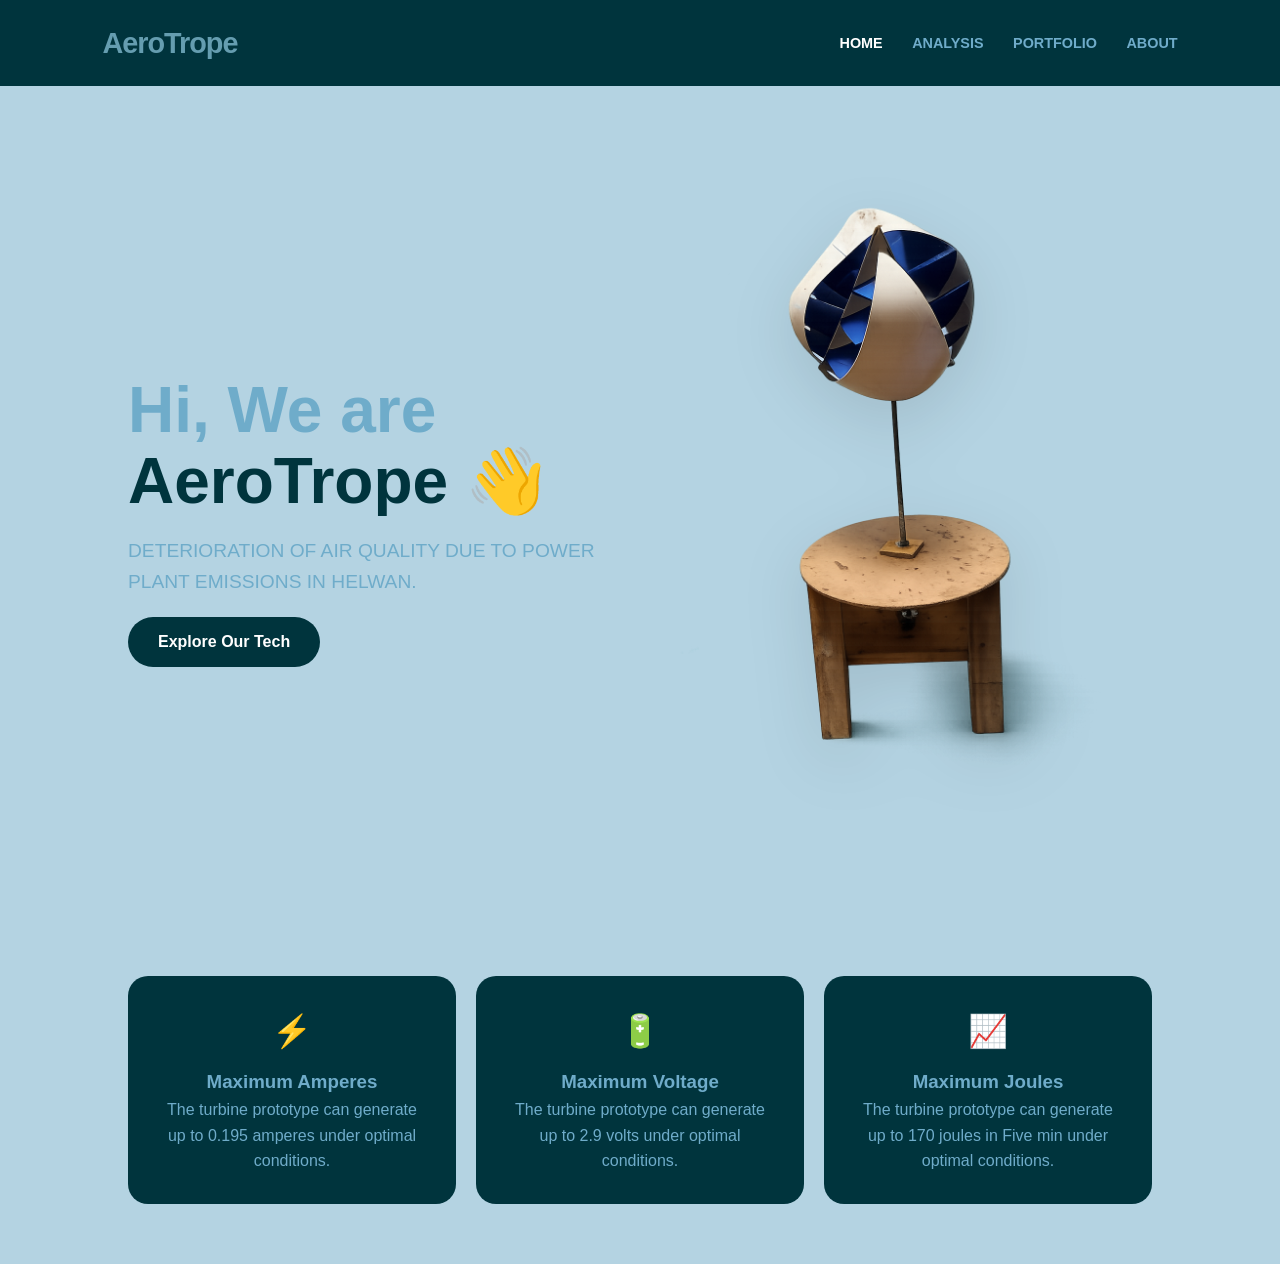
<file: index.html>
<!DOCTYPE html>
<html lang="en">
<head>
    <meta charset="UTF-8">
    <title>AeroTrope | Home</title>
    <link rel="stylesheet" href="style.css">
</head>
<body>
    <nav>
        <div class="logo">AeroTrope</div>
        <div class="nav-links">
            <a href="index.html" class="active">Home</a>
            <a href="analysis.html">Analysis</a>
            <a href="portfolio.html">Portfolio</a>
            <a href="about.html">About</a>
        </div>
    </nav>

    <div class="container">
        <div style="display: flex; align-items: center; justify-content: space-between; gap: 50px; margin-bottom: 80px;">
            <div>
                <h1 style="font-size: 4rem; line-height: 1.1;">Hi, We are <br><span style="color: #00343d;">AeroTrope</span> 👋</h1>
                <p style="font-size: 1.2rem; margin: 20px 0;">DETERIORATION OF AIR QUALITY DUE TO POWER PLANT EMISSIONS IN HELWAN.</p>
                <a href="analysis.html" class="btn">Explore Our Tech</a>
            </div>
            <img src="prototype_main.png" alt="AeroTrope" style="width: 50%; max-width: 500px; filter: drop-shadow(0 20px 30px rgba(0,0,0,0.1));">
        </div>

        <div style="display: grid; grid-template-columns: repeat(3, 1fr); gap: 20px;">
            <div class="spec-card" style="background: var(--card-bg); padding: 30px; border-radius: 20px; text-align: center; backdrop-filter: blur(10px);">
                <div style="font-size: 2rem; margin-bottom: 10px;">⚡</div>
                <h3>Maximum Amperes</h3>
                <p>The turbine prototype can generate up to 0.195 amperes under optimal conditions.</p>
            </div>
            <div class="spec-card" style="background: var(--card-bg); padding: 30px; border-radius: 20px; text-align: center; backdrop-filter: blur(10px);">
                <div style="font-size: 2rem; margin-bottom: 10px;">🔋</div>
                <h3>Maximum Voltage</h3>
                <p>The turbine prototype can generate up to 2.9 volts under optimal conditions.</p>
            </div>
            <div class="spec-card" style="background: var(--card-bg); padding: 30px; border-radius: 20px; text-align: center; backdrop-filter: blur(10px);">
                <div style="font-size: 2rem; margin-bottom: 10px;">📈</div>
                <h3>Maximum Joules</h3>
                <p>The turbine prototype can generate up to 170 joules in Five min under optimal conditions.</p>
            </div>
        </div>
    </div>
</body>
</html>
</file>
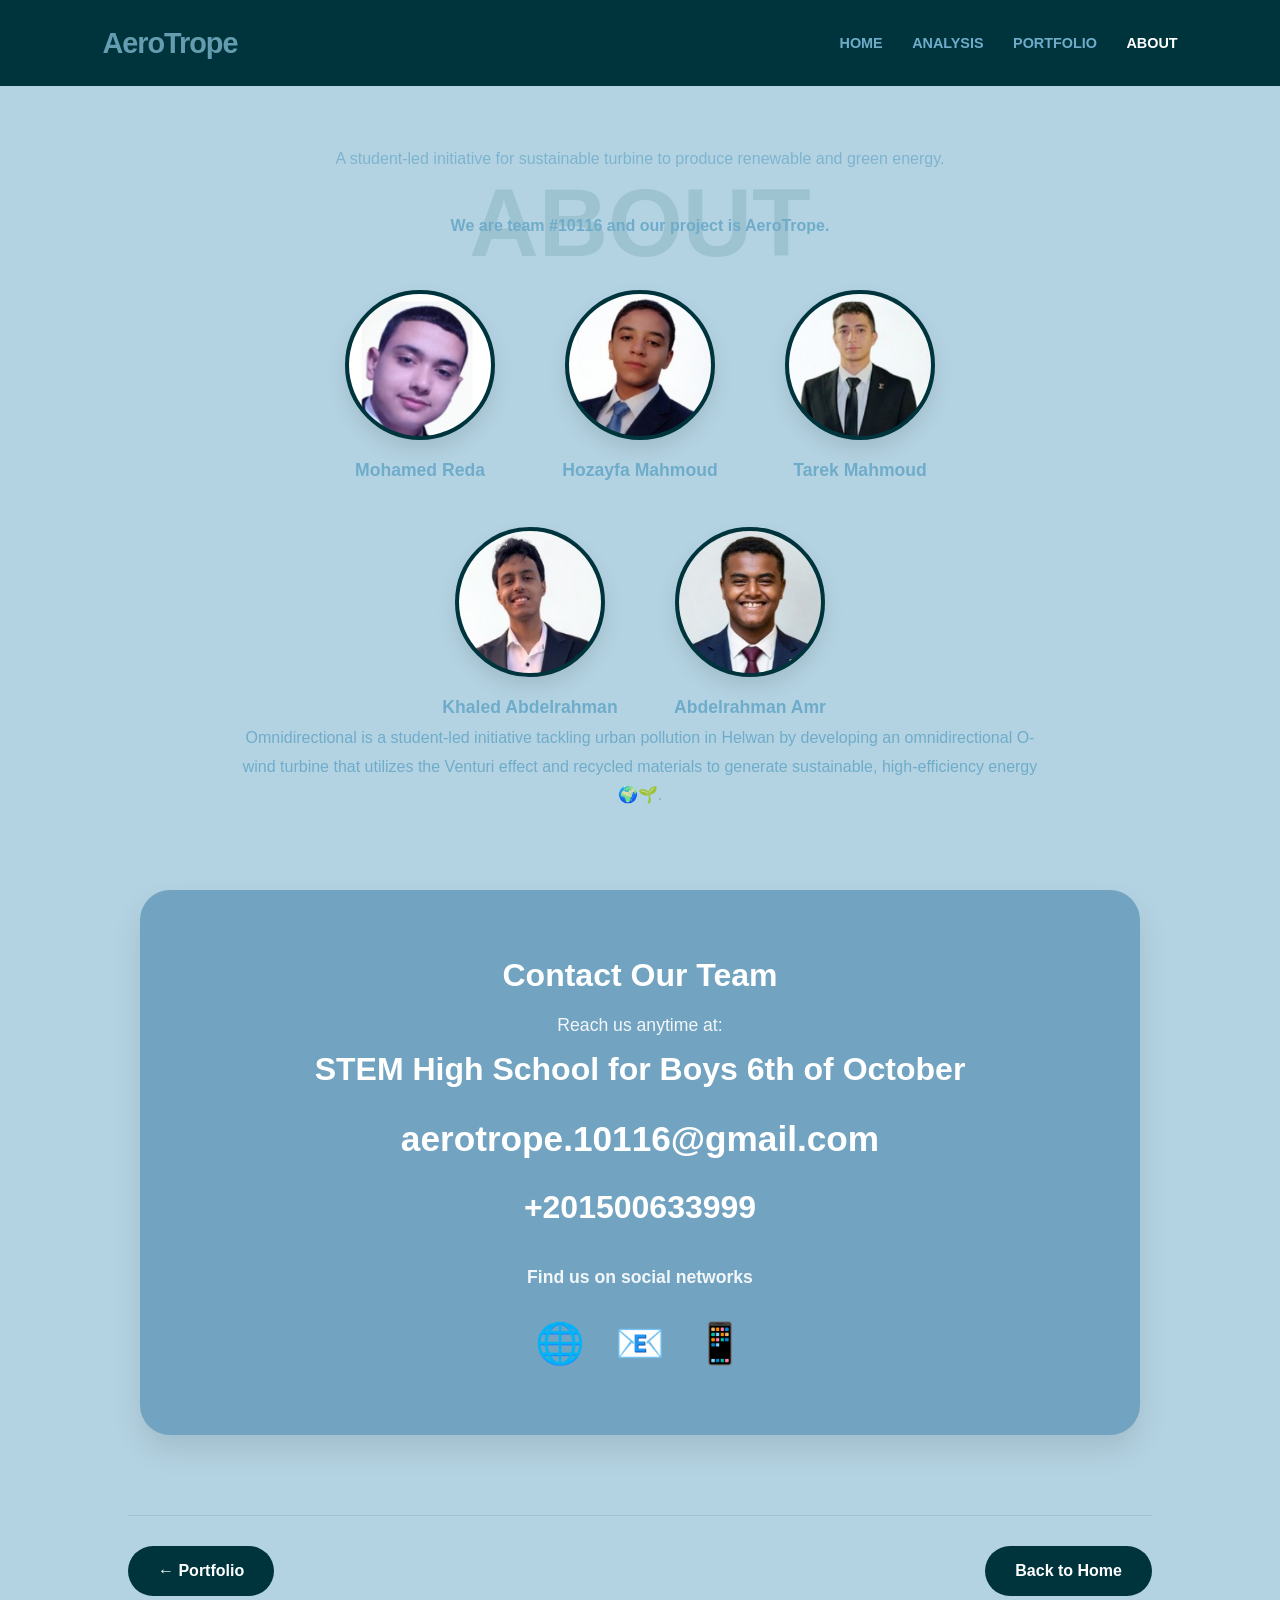
<file: about.html>
<!DOCTYPE html>
<html lang="en">
<head>
    <meta charset="UTF-8">
    <meta name="viewport" content="width=device-width, initial-scale=1.0">
    <title>AeroTrope | About Us</title>
    <link rel="stylesheet" href="style.css">
</head>
<body>

    <nav>
        <div class="logo">AeroTrope</div>
        <div class="nav-links">
            <a href="index.html">Home</a>
            <a href="analysis.html">Analysis</a>
            <a href="portfolio.html">Portfolio</a>
            <a href="about.html" class="active">About</a>
        </div>
    </nav>

    <div class="container">
        <h2 class="bg-title">ABOUT</h2>
        <p class="section-subtitle">A student-led initiative for sustainable turbine to produce renewable and green energy.</p>
        
        <div class="about-description">
            <p><strong>We are team #10116 and our project is AeroTrope.</strong></p>
            <div class="team-container">
        <div class="member-card">
                <div class="member-photo"><img src="Mohamed.jpeg" alt="Mohamed Reda"></div>
                <h4 class="member-name">Mohamed Reda</h4>
        </div>
        <div class="member-card center-person">
                 <div class="member-photo"><img src="Hozayfa.jpeg" alt="Hozayfa Mahmoud"></div>
                 <h4 class="member-name">Hozayfa Mahmoud</h4>
        </div>
        <div class="member-card">
                <div class="member-photo"><img src="Tarek.jpeg" alt="Tarek Mahmoud"></div>
                <h4 class="member-name">Tarek Mahmoud</h4>
        </div>
        <div class="member-card">
                <div class="member-photo"><img src="Khaled.jpeg" alt="Khaled Abdelrahman"></div>
                <h4 class="member-name">Khaled Abdelrahman</h4>
        </div>
        <div class="member-card">
                <div class="member-photo"><img src="Abdelrahman.jpeg" alt="Abdelrahman Amr"></div>
                <h4 class="member-name">Abdelrahman Amr</h4>
        </div>
        </div>
            <p>Omnidirectional is a student-led initiative tackling urban pollution in Helwan by developing an omnidirectional O-wind turbine that utilizes the Venturi effect and recycled materials to generate sustainable, high-efficiency energy🌍🌱.</p>
        </div>


        <div class="blue-contact-box">
            <h3>Contact Our Team</h3>
            <p>Reach us anytime at:</p>
            <h3 class="contact-adress">STEM High School for Boys 6th of October</h3>
            <h2 class="contact-email">aerotrope.10116@gmail.com</h2>
            <h3 class="contact-num">+201500633999</h3>
            <p class="social-label">Find us on social networks</p>
            <div class="footer-icons">
                <span class="icon">🌐</span>
                <span class="icon">📧</span>
                <span class="icon">📱</span>
            </div>
        </div>

        <div class="page-nav">
            <a href="portfolio.html" class="btn" style="background: #00343d;">← Portfolio</a>
            <a href="index.html" class="btn">Back to Home</a>
        </div>
    </div>

</body>
</html>
</file>
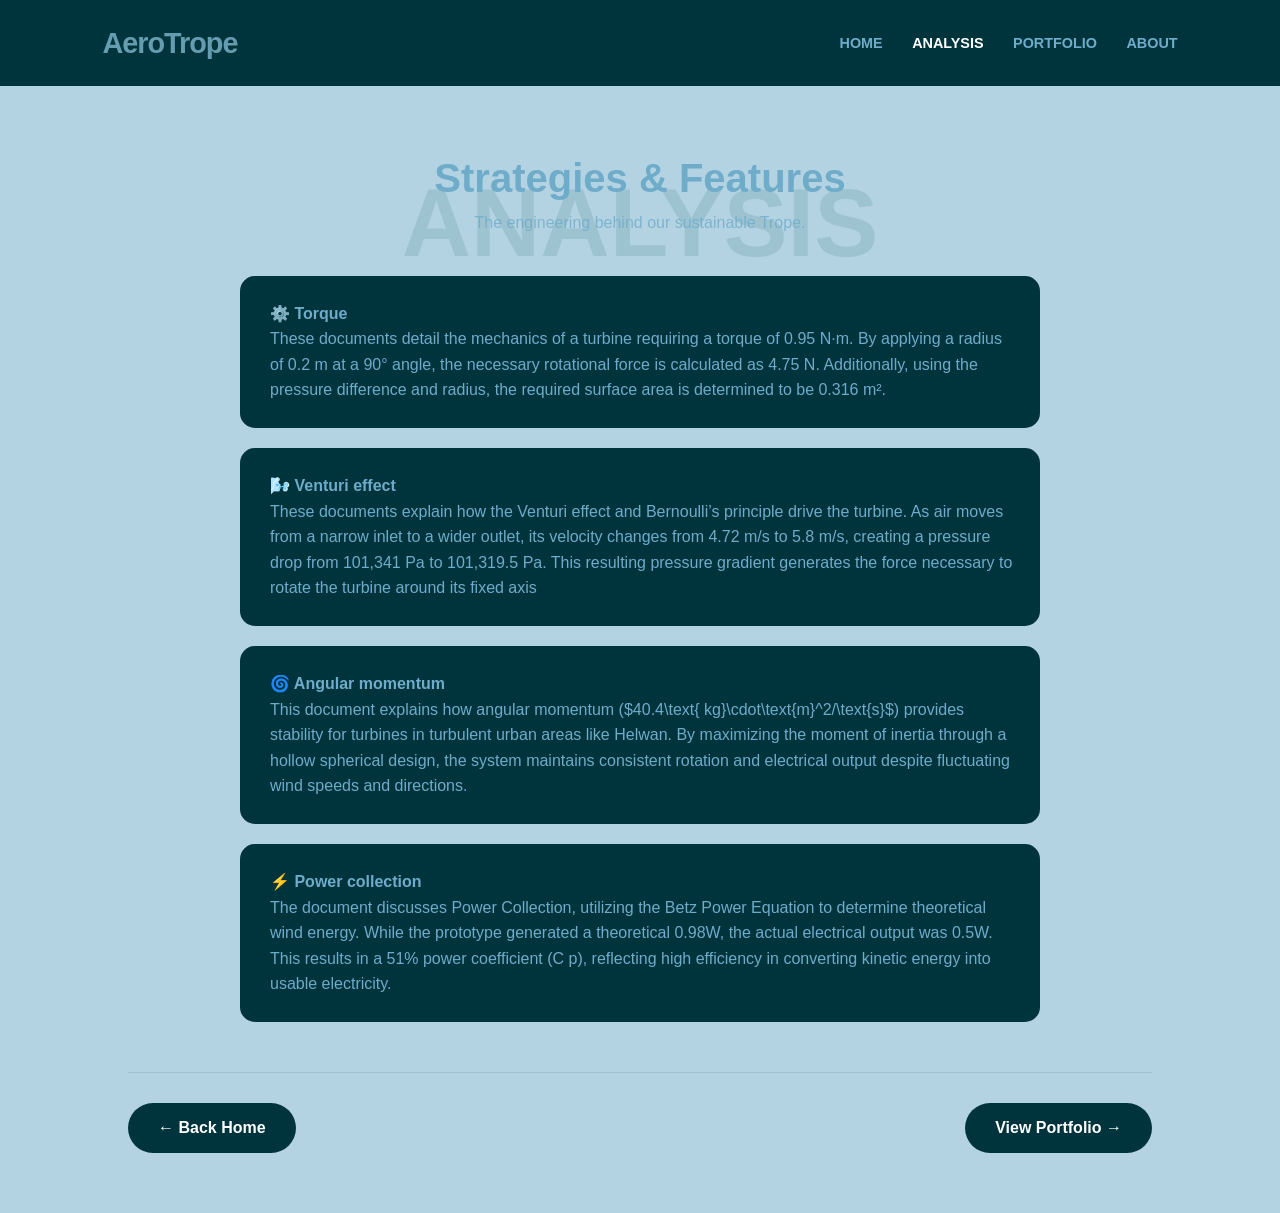
<file: analysis.html>
<!DOCTYPE html>
<html lang="en">
<head>
    <meta charset="UTF-8">
    <title>AeroTrope | Analysis</title>
    <link rel="stylesheet" href="style.css">
    <style>
        .feature-box { background: var(--card-bg); padding: 25px; border-radius: 15px; margin-bottom: 20px; border-left: 5px solid var(--accent-green); transition: 0.3s; }
        .feature-box:hover { background: #296f92; transform: translateX(10px); }
    </style>
</head>
<body>
    <nav>
        <div class="logo">AeroTrope</div>
        <div class="nav-links">
            <a href="index.html">Home</a>
            <a href="analysis.html" class="active">Analysis</a>
            <a href="portfolio.html">Portfolio</a>
            <a href="about.html">About</a>
        </div>
    </nav>

    <div class="container">
        <h2 class="bg-title">ANALYSIS</h2>
        <h2 style="text-align: center; font-size: 2.5rem;">Strategies & Features</h2>
        <p class="section-subtitle">The engineering behind our sustainable Trope.</p>

        <div style="max-width: 800px; margin: 0 auto;">
            <div class="feature-box">
                <h4>⚙️ Torque</h4>
                <p>These documents detail the mechanics of a turbine requiring a torque of 0.95 N·m. By applying a radius of 0.2 m at a 90° angle, the necessary rotational force is calculated as 4.75 N. Additionally, using the pressure difference and radius, the required surface area is determined to be 0.316 m².</p>
            </div>
            <div class="feature-box">
                <h4>🌬️ Venturi effect</h4>
                <p>These documents explain how the Venturi effect and Bernoulli’s principle drive the turbine. As air moves from a narrow inlet to a wider outlet, its velocity changes from 4.72 m/s to 5.8 m/s, creating a pressure drop from 101,341 Pa to 101,319.5 Pa. This resulting pressure gradient generates the force necessary to rotate the turbine around its fixed axis</p>
            </div>
            <div class="feature-box">
                <h4>🌀 Angular momentum</h4>
                <p>This document explains how angular momentum ($40.4\text{ kg}\cdot\text{m}^2/\text{s}$) provides stability for turbines in turbulent urban areas like Helwan. By maximizing the moment of inertia through a hollow spherical design, the system maintains consistent rotation and electrical output despite fluctuating wind speeds and directions.</p>
            </div>
            <div class="feature-box">
                <h4>⚡ Power collection </h4>
                <p>The document discusses Power Collection, utilizing the Betz Power Equation to determine theoretical wind energy. While the prototype generated a theoretical 0.98W, the actual electrical output was 0.5W. This results in a 51% power coefficient (C p), reflecting high efficiency in converting kinetic energy into usable electricity.</p>
            </div>
        </div>

        <div class="page-nav">
            <a href="index.html" class="btn" style="background: #00343d;">← Back Home</a>
            <a href="portfolio.html" class="btn">View Portfolio →</a>
        </div>
    </div>
</body>
</html>
</file>
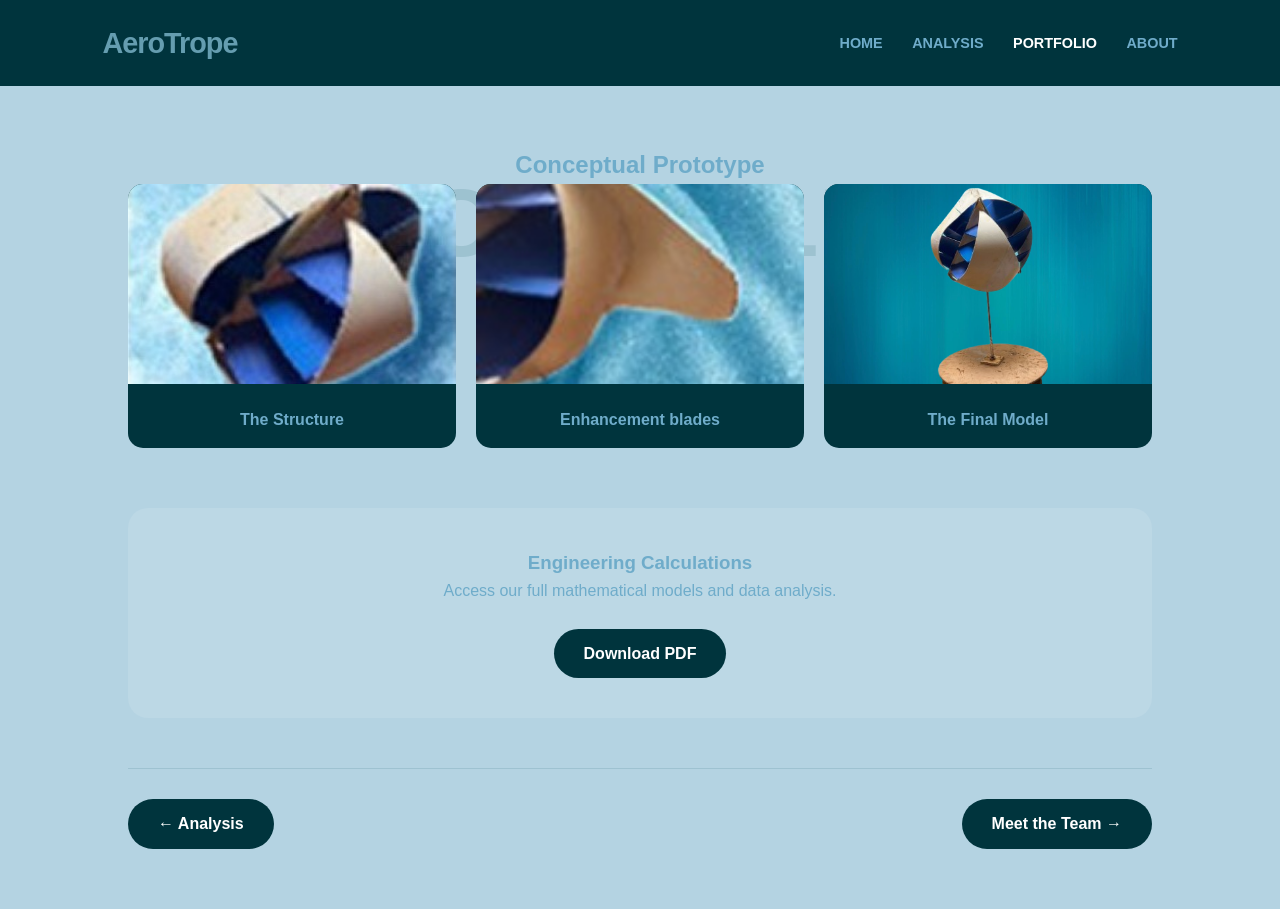
<file: portfolio.html>
<!DOCTYPE html>
<html lang="en">
<head>
    <meta charset="UTF-8">
    <title>AeroTrope | Portfolio</title>
    <link rel="stylesheet" href="style.css">
    <style>
        .p-grid { display: grid; grid-template-columns: repeat(3, 1fr); gap: 20px; }
        .p-card { border-radius: 15px; overflow: hidden; background: #00343d; transition: 0.3s; }
        .p-card:hover { transform: scale(1.05); }
        .p-card img { width: 100%; height: 200px; object-fit: cover; }
        .p-card div { padding: 15px; font-weight: bold; text-align: center; }
        .calc-section { margin-top: 60px; background: rgba(255,255,255,0.1); padding: 40px; border-radius: 20px; text-align: center; }
    </style>
</head>
<body>
    <nav>
        <div class="logo">AeroTrope</div>
        <div class="nav-links">
            <a href="index.html">Home</a>
            <a href="analysis.html">Analysis</a>
            <a href="portfolio.html" class="active">Portfolio</a>
            <a href="about.html">About</a>
        </div>
    </nav>

    <div class="container">
        <h2 class="bg-title">PORTFOLIO</h2>
        <h2 style="text-align: center;">Conceptual Prototype</h2>
        
        <div class="p-grid">
            <div class="p-card"><img src="Structuree.jpeg"><div>The Structure</div></div>
            <div class="p-card"><img src="Enhancementt.jpeg"><div>Enhancement blades</div></div>
            <div class="p-card"><img src="prototype_mainnn.png"><div>The Final Model</div></div>
        </div>

        <div class="calc-section">
            <h3>Engineering Calculations</h3>
            <p>Access our full mathematical models and data analysis.</p>
            <br>
            <a href="A4finale.pdf" download class="btn">
            <i class="fa-solid fa-file-pdf"></i> Download PDF
            </a>
        </div>

        <div class="page-nav">
            <a href="analysis.html" class="btn" style="background: #00343d;">← Analysis</a>
            <a href="about.html" class="btn">Meet the Team →</a>
        </div>
    </div>
</body>
</html>
</file>
<file: style.css>
:root {
    --bg-color: #b4d3e2;
    --card-bg: #00343d;
    --text-dark: #6facca;
    --accent-green: #00343d;
    --white: #ffffff;
}

* { margin: 0; padding: 0; box-sizing: border-box; }

body {
    background-color: var(--bg-color);
    font-family: 'Segoe UI', Roboto, sans-serif;
    color: var(--text-dark);
    line-height: 1.6;
    overflow-x: hidden;
}

/* NAVIGATION */
nav {
    display: flex;
    justify-content: space-between;
    align-items: center;
    padding: 20px 8%;
    background: #00343d;
    backdrop-filter: blur(10px);
    position: sticky;
    top: 0;
    z-index: 1000;
}

.logo { font-size: 1.8rem; font-weight: 800; color: #659db0; letter-spacing: -1px; }

.nav-links a {
    text-decoration: none;
    color: var(--text-dark);
    margin-left: 25px;
    font-weight: 600;
    transition: 0.3s;
    font-size: 0.9rem;
    text-transform: uppercase;
}

.nav-links a:hover, .nav-links a.active { color: var(--white); }

/* SHARED LAYOUT ELEMENTS */
.container { padding: 60px 10%; min-height: 90vh; }

.bg-title {
    font-size: 6rem;
    font-weight: 900;
    color: #77a4b35d;
    text-align: center;
    position: absolute;
    width: 100%;
    left: 0;
    z-index: -1;
    pointer-events: none;
}

.section-subtitle { text-align: center; margin-bottom: 40px; font-weight: 500; opacity: 0.8; }

/* BUTTONS */
.btn {
    display: inline-block;
    padding: 12px 30px;
    background: var(--accent-green);
    color: var(--white);
    text-decoration: none;
    border-radius: 50px;
    font-weight: 700;
    transition: 0.3s transform;
    border: none;
    cursor: pointer;
}

.btn:hover { transform: translateY(-3px); box-shadow: 0 10px 20px #77a4b35d; }

/* FOOTER NAVIGATION */
.page-nav {
    display: flex;
    justify-content: space-between;
    margin-top: 50px;
    padding-top: 30px;
    border-top: 1px solid #77a4b35d;
}
/* About Page Specific Styles */
.about-description {
    max-width: 800px;
    margin: 0 auto 50px auto;
    text-align: center;
    line-height: 1.8;
}

.team-container {
    display: flex;
    flex-wrap: wrap;
    justify-content: center;
    gap: 40px;
    margin-top: 50px;
}

.member-card {
    display: flex;
    flex-direction: column;
    align-items: center;
    width: 180px;
    transition: transform 0.3s ease;
}

.member-card:hover {
    transform: translateY(-10px);
}

.member-photo {
    width: 150px;
    height: 150px;
    border-radius: 50%; /* This creates the circle */
    overflow: hidden;
    border: 4px solid #00343d;
    background: var(--card-bg);
    box-shadow: 0 10px 20px rgba(0,0,0,0.1);
    margin-bottom: 15px;
}

.member-photo img {
    width: 100%;
    height: 100%;
    object-fit: cover; /* Ensures the photo fills the circle without stretching */
}

.member-name {
    font-size: 1.1rem;
    font-weight: 700;
    color: var(--text-dark);
    text-align: center;
}
/* Blue Contact Box Styles */
.blue-contact-box {
    background-color: #72a4c2; /* Matches the blue in your image */
    color: white;
    padding: 60px 40px;
    border-radius: 30px;
    text-align: center;
    margin: 80px auto;
    max-width: 1000px;
    box-shadow: 0 15px 30px rgba(0,0,0,0.1);
}

.blue-contact-box h3 {
    font-size: 2rem;
    margin-bottom: 10px;
    font-weight: 800;
}

.blue-contact-box p {
    font-size: 1.1rem;
    margin-bottom: 5px;
    opacity: 0.9;
}

.contact-email {
    font-size: 2.2rem;
    margin: 15px 0;
    font-weight: 800;
}

.social-label {
    margin-top: 30px !important;
    font-weight: 600;
}

.footer-icons {
    display: flex;
    justify-content: center;
    gap: 30px;
    margin-top: 20px;
}

.footer-icons .icon {
    font-size: 2.5rem;
    cursor: pointer;
    transition: transform 0.2s;
}

.footer-icons .icon:hover {
    transform: scale(1.2);
}

/* Responsive fix for the email text */
@media (max-width: 600px) {
    .contact-email {
        font-size: 1.2rem;
    }
}
/* الوضع الطبيعي (اللابتوب) */
.team-container {
    display: flex;
    flex-wrap: wrap;
    justify-content: center;
    gap: 40px;
}

/* الموبايل بس */
@media (max-width: 767px) {
    .member-card {
        order: 0;
    }

    /* حذيفة (العنصر التاني) يبقى الأول */
    .member-card:nth-child(2) {
        order: -1;
    }
}
</file>
